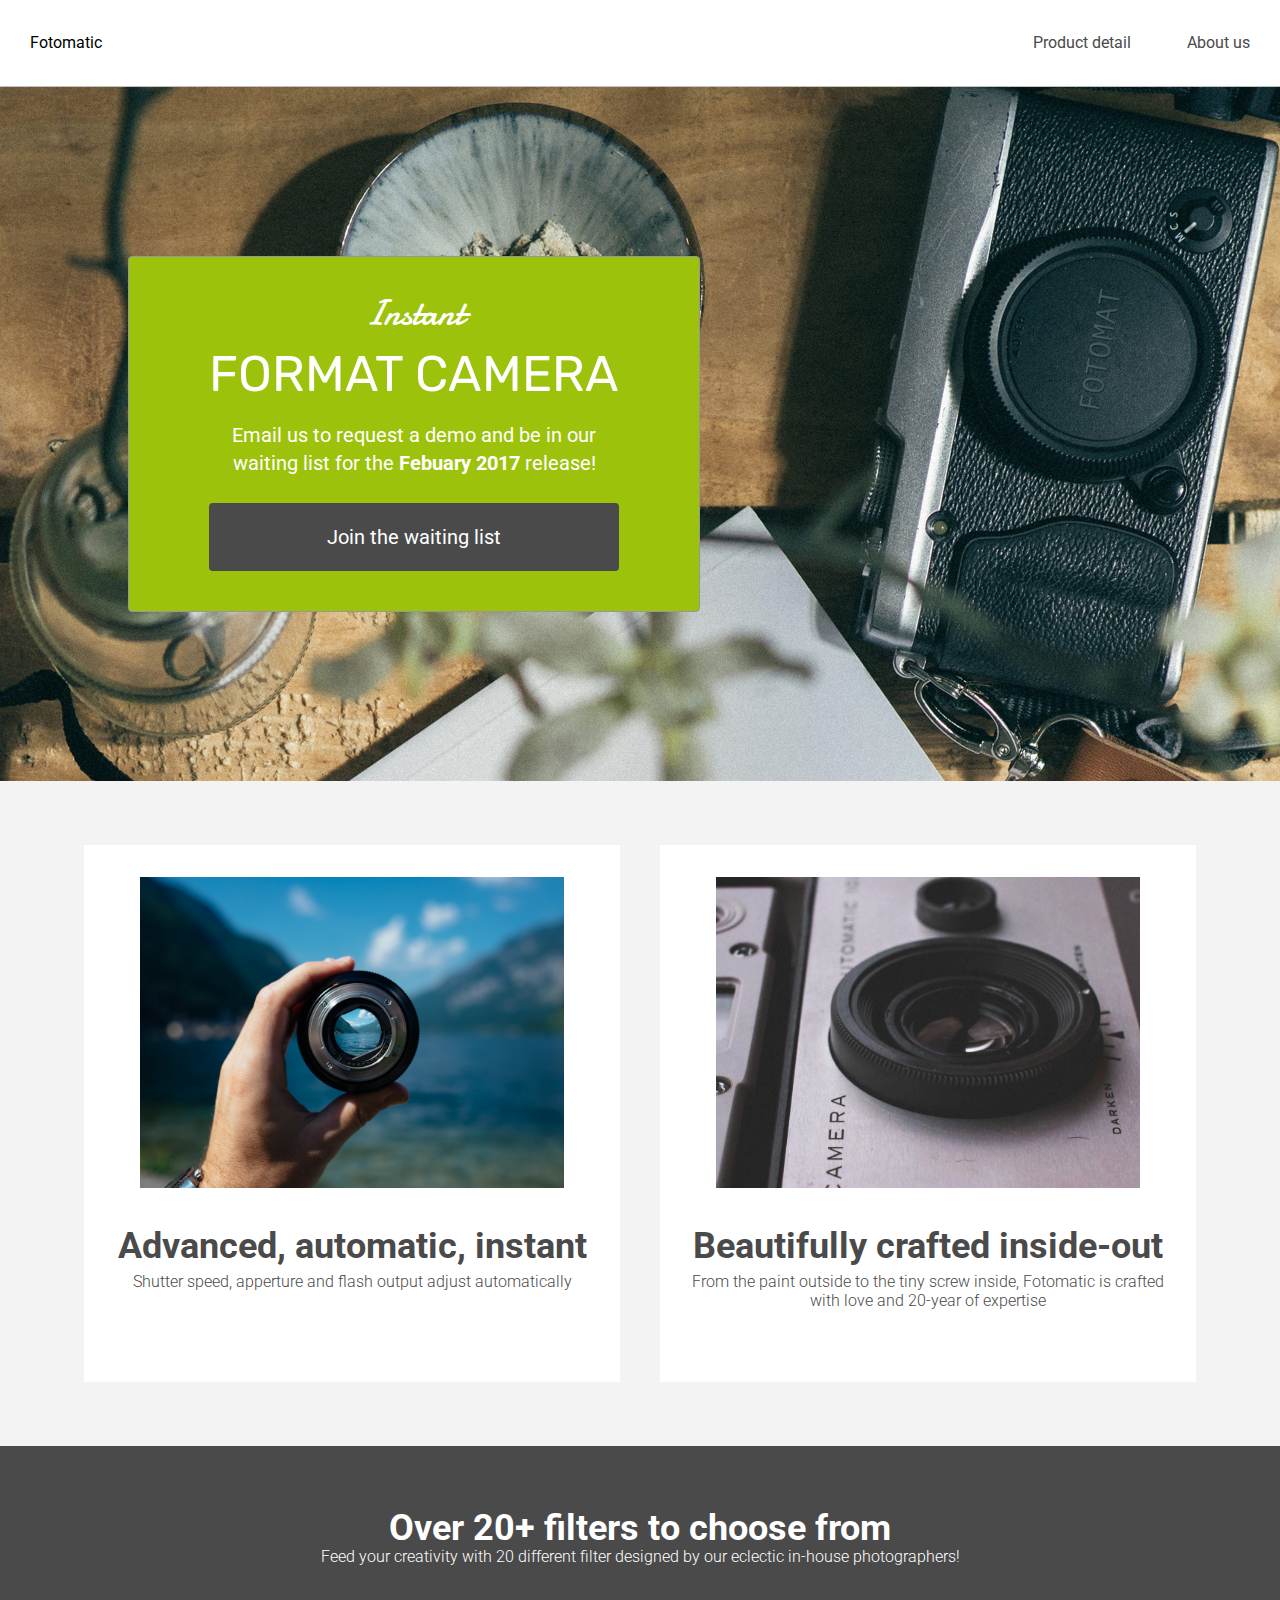
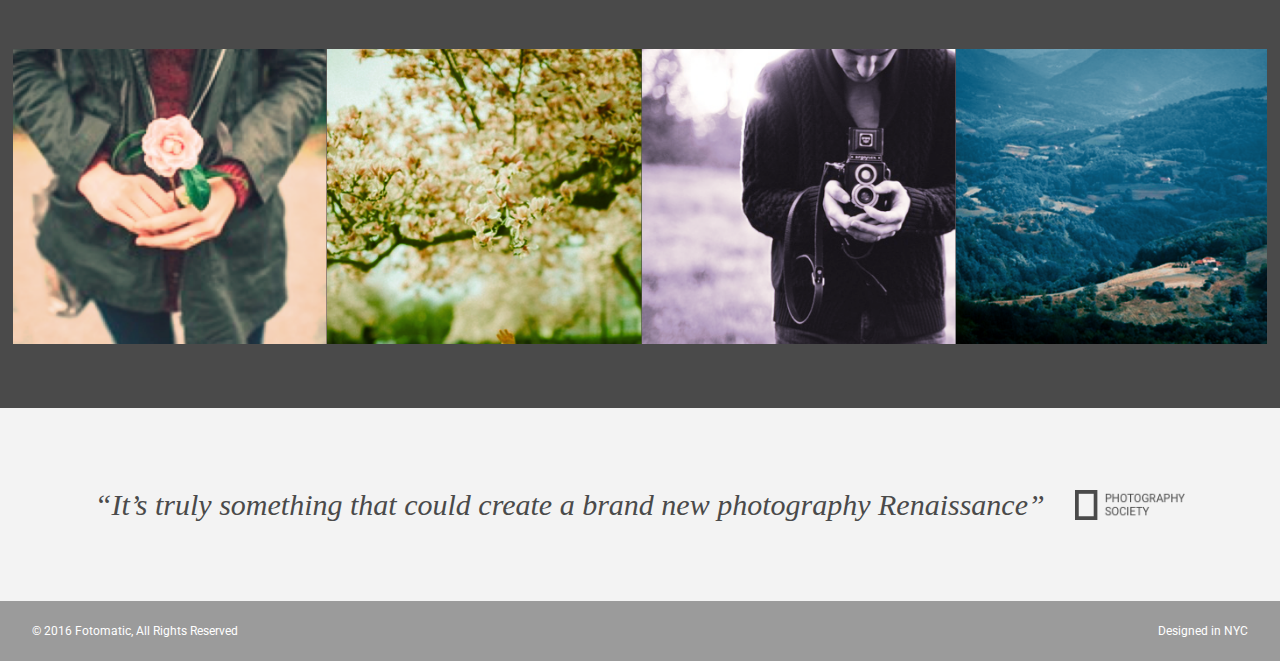
<file: Fundamentals of Web Design/Fotomatic/index.html>
<!DOCTYPE html>
<html>

<head>
    <link href="https://fonts.googleapis.com/css?family=Damion" rel="stylesheet">
    <link href="https://fonts.googleapis.com/css?family=Rubik" rel="stylesheet">
    <link href="https://fonts.googleapis.com/css?family=Roboto:300,400,600,700" rel="stylesheet">
    <link rel="stylesheet" href="./resources/css/reset.css">
    <link rel="stylesheet" href="./resources/css/style.css">
    <meta charset="UTF-8">
</head>

<body>
    <!-- Header -->
    <header>
        <div class="content">
            <a href="index.html" class="desktop logo">Fotomatic</a>
            <nav class="desktop">
                <ul>
                    <li><a href="#">Product detail</a></li>
                    <li><a href="#">About us</a></li>
                    <li><a href="https://www.instagram.com/">Follow us <img class="icon" src="./resources/images/instagram.png"></a></li>
                </ul>
            </nav>
            <nav class="mobile">
                <ul>
                    <li>
                        <a href="#"><img src="./resources/images/ic-logo.svg"></a>
                    </li>
                    <li>
                        <a href="#"><img src="./resources/images/ic-product-detail.svg"></a>
                    </li>
                    <li>
                        <a href="#"><img src="./resources/images/ic-about-us.svg"></a>
                    </li>
                    <li><a href="#" class="button">Join us</a></li>
                </ul>
            </nav>
        </div>
    </header>

    <!-- Main Content -->
    <div class="main-content">

        <!-- Sign Up Section -->
        <div id="sign-up-section" class="banner">
            <div id="sign-up-cta">
                <div class="content center">
                    <div class="header">
                        <h2 class="cursive">Instant</h2>
                        <h1 class="striking">FORMAT CAMERA</h1>
                    </div>
                    <div class="email">
                        <span>
              Email us to request a demo and be in our waiting list for the <strong>Febuary 2017</strong> release!
            </span>
                        <div class="button">Join the waiting list</div>
                    </div>
                </div>
            </div>
        </div>

        <!-- Features Section -->
        <div id="features-section">
            <div class="feature">
                <div class="center">
                    <div class="image-container">
                        <img src="./resources/images/feature-1.png" />
                    </div>
                    <div class="content">
                        <h2>Advanced, automatic, instant</h2>
                        <h3>Shutter speed, apperture and flash output adjust automatically</h3>
                    </div>
                </div>
            </div>
            <div class="feature">
                <div class="center">
                    <div class="image-container">
                        <img src="./resources/images/feature-2.png" />
                    </div>
                    <div class="content">
                        <h2>Beautifully crafted inside-out</h2>
                        <h3>From the paint outside to the tiny screw inside, Fotomatic is crafted with love and 20-year of expertise</h3>
                    </div>
                </div>
            </div>
        </div>

        <!-- Filters Section -->
        <div id="filters-section">
            <div class="content center">
                <h2>Over 20+ filters to choose from</h2>
                <h3>Feed your creativity with 20 different filter designed by our eclectic in-house photographers!</h3>
            </div>
            <div class="images-container">
                <div class="image-container">
                    <img src="./resources/images/filter-1.png" />
                </div>
                <div class="image-container">
                    <img src="./resources/images/filter-2.png" />
                </div>
                <div class="image-container">
                    <img src="./resources/images/filter-3.png" />
                </div>
                <div class="image-container extra">
                    <img src="./resources/images/filter-4.png" />
                </div>
            </div>
        </div>


        <div id="quotes-section">
            <div class="content center">
                <span class="quote">“It’s truly something that could create a brand new photography Renaissance”</span>
                <img class="quote-citation" src="./resources/images/photography-logo.png" />
            </div>
        </div>

        <!-- Footer -->
        <footer>
            <div class="content">
                <span class="copyright">© 2016  Fotomatic, All Rights Reserved</span>
                <span class="location">Designed in NYC</span>
            </div>
        </footer>

    </div>
</body>

</html>
</file>
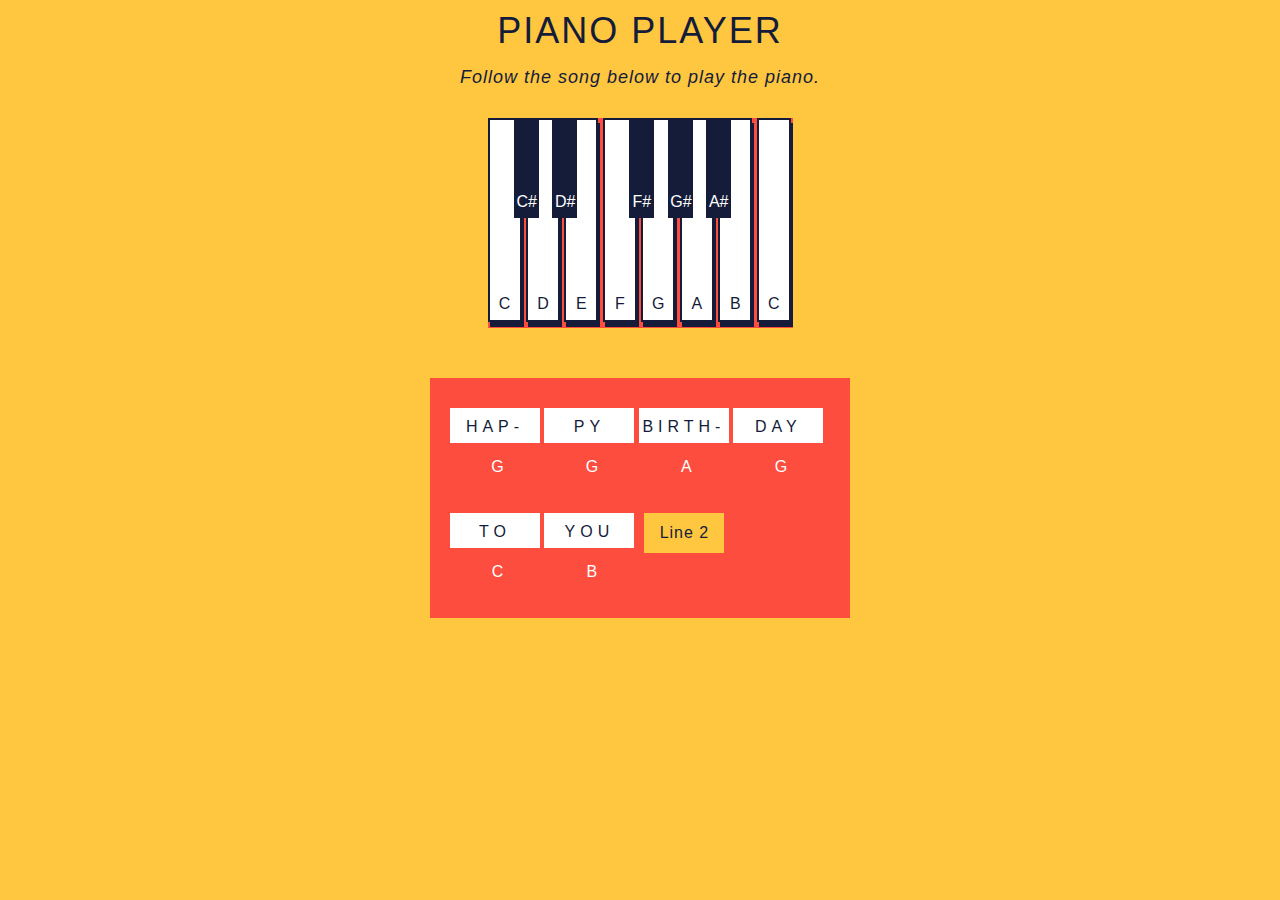
<file: Fundamentals of Web Design/Piano Keys/index.html>
<!DOCTYPE html>
<html lang="en">

<head>
    <meta charset="UTF-8">
    <link rel="stylesheet" href="style.css">
</head>

<body>
    <p class='title'>Piano Player</p>
    <p id='demo'>Follow the song below to play the piano.</p>
    <section class="piano">
        <section id='c-key' class="key">
            <section class='keynote'>C</section>
        </section>
        <section id='c-sharp-key' class="black-key">
            <section class='black-keynote'>C#</section>
        </section>
        <section id='d-key' class="key">
            <section class='keynote'>D</section>
        </section>
        <section id='d-sharp-key' class="black-key">
            <section class='black-keynote'>D#</section>
        </section>
        <section id='e-key' class="key">
            <section class='keynote'>E</section>
        </section>
        <section id='f-key' class="key">
            <section class='keynote'>F</section>
        </section>
        <section id='f-sharp-key' class="black-key">
            <section class='black-keynote'>F#</section>
        </section>
        <section id='g-key' class="key">
            <section class='keynote'>G</section>
        </section>
        <section id='g-sharp-key' class="black-key">
            <section class='black-keynote'>G#</section>
        </section>
        <section id='a-key' class="key">
            <section class='keynote'>A</section>
        </section>
        <section id='a-sharp-key' class="black-key">
            <section class='black-keynote'>A#</section>
        </section>
        <section id='b-key' class="key">
            <section class='keynote'>B</section>
        </section>
        <section id='high-c-key' class="key">
            <div class='keynote'>C</div>
        </section>
    </section>

    <section id='lyrics'>
        <section id='column-one'>
            <section id="word-one">HAP-</section>
            <section id="letter-note-one">G</section>
        </section>
        <section id='column-two'>
            <section id="word-two">PY</section>
            <section id="letter-note-two">G</section>
        </section>
        <section id='column-three'>
            <section id="word-three">BIRTH-</section>
            <section id="letter-note-three">A</section>
        </section>
        <section id='column-four'>
            <section id="word-four">DAY</section>
            <section id="letter-note-four">G</section>
        </section>
        <section id='column-five'>
            <section id="word-five">TO</section>
            <section id="letter-note-five">C</section>
        </section>
        <section id='column-six'>
            <section id="word-six">YOU</section>
            <section id="letter-note-six">B</section>
        </section>
        <section id='column-optional' class='column-optional'>
            <section id="word-optional">END</section>
            <section id="letter-note-optional">A</section>
        </section>

        <button id="first-next-line">Line 2</button>
        <button id="second-next-line">Line 3</button>
        <button id="third-next-line">Line 4</button>
        <button id="fourth-next-line">Reset</button>
    </section>

    <script src="main.js"></script>

</body>

</html>
</file>
<file: Fundamentals of Web Design/Fotomatic/resources/css/style.css>
html {
    font-family: "Roboto", sans-serif;
    font-size: 16px;
}

.main-content {
    position: relative;
    top: 5.3125rem;
    /* To offset for fixed header. */
}

.center {
    text-align: center;
}

.button {
    border-radius: 4px;
    background-color: #4a4a4a;
    color: white;
}

.image-container {
    overflow: hidden;
}

.image-container img {
    display: block;
    max-width: 100%;
}

@media only screen and (max-width: 895px) {
    .main-content {
        top: 2.5625rem;
    }
}


/* Header */

header {
    position: fixed;
    z-index: 100;
    width: 100%;
    border-bottom: solid 1px #c6c1c1;
    background-color: white;
}

header .content {
    display: flex;
    align-items: center;
    padding: 1.875rem;
}

header .logo {
    flex: 1;
}

header nav ul {
    display: flex;
}

nav li {
    padding-left: 3.5rem;
}

nav a {
    vertical-align: bottom;
    line-height: 1.6;
    font-size: 1rem;
    color: #4a4a4a;
}

nav .button {
    padding: .1875rem .5rem;
    background-color: #9dc20b;
    line-height: 1.6;
    color: white;
}

nav li:last-child {
    display: none;
}

header .icon {
    width: 1rem;
    padding-left: .75rem;
}

header .mobile {
    display: none;
}

@media only screen and (max-width: 895px) {
    nav li:last-child {
        display: block;
    }
    header .content {
        padding: 1rem 1rem;
    }
}

@media only screen and (max-width: 600px) {
    header .desktop {
        display: none;
    }
    header .mobile {
        display: block;
        width: 100%;
    }
    header .content {
        padding: .5rem 0;
    }
    header .mobile ul {
        display: flex;
        justify-content: space-around;
        align-items: center;
        width: 100%;
    }
    header .mobile li {
        padding: 0;
    }
}


/* Sign Up Section */

#sign-up-section {
    display: flex;
    justify-content: flex-start;
    align-items: flex-start;
    height: 43.5rem;
    background-image: url('../images/banner-landingpage.jpg');
    background-position: bottom;
    background-size: cover;
    background-repeat: no-repeat;
}

#sign-up-cta {
    position: relative;
    top: 171px;
    left: 10%;
    padding: 0 5rem 2.5rem 5rem;
    border: solid 1px #979797;
    border-radius: 4px;
    background-color: #9dc20b;
}

#sign-up-cta .content {
    width: 25.625rem;
    margin-top: 2rem;
    font-family: "Roboto", sans-serif;
    font-size: 1.25rem;
    line-height: 1.4;
    color: white;
}

#sign-up-cta h1 {
    font-size: 3.125rem;
}

#sign-up-cta h2 {
    font-size: 2.25rem;
}

#sign-up-cta span strong {
    font-weight: bold;
}

#sign-up-cta .cursive {
    font-family: "Damion", cursive;
}

#sign-up-cta .striking {
    font-family: "Rubik", sans-serif;
    padding-bottom: .75rem;
}

#sign-up-cta .button {
    margin-top: 1.625rem;
    padding: 1.25rem 7.25rem;
}

@media only screen and (max-width: 895px) {
    #sign-up-section {
        align-items: center;
        justify-content: center;
        height: 28rem;
    }
    #sign-up-cta {
        position: static;
        width: auto;
        height: auto;
        background-color: transparent;
        border: none;
    }
    #sign-up-cta .content {
        margin-top: 0;
    }
    #sign-up-cta .email {
        display: none;
    }
    #sign-up-cta h1 {
        font-size: 3.125rem;
    }
    #sign-up-cta h2 {
        font-size: 2.25rem;
    }
}

@media only screen and (max-width: 600px) {
    #sign-up-section {
        height: 20rem;
    }
    #sign-up-cta h1 {
        font-size: 2.25rem;
    }
    #sign-up-cta h2 {
        font-size: 2rem;
    }
}


/* Features Section */

#features-section {
    display: flex;
    justify-content: space-between;
    padding: 4rem 5%;
    background-color: #f3f3f3;
}

.feature {
    flex: 1;
    padding: 2rem;
    margin: 0px 1.25rem;
    background-color: white;
}

.feature .image-container {
    width: 90%;
    height: 65%;
    margin: 0 auto;
}

.feature .content {
    padding: 2.5rem 0;
}

.feature h2 {
    padding-bottom: .5rem;
    font-size: 2.25rem;
    font-weight: bold;
    color: #4a4a4a;
}

.feature h3 {
    font-size: 1rem;
    line-height: 1.2;
    font-weight: 300;
    color: #4a4a4a;
}

@media only screen and (max-width: 895px) {
    #features-section {
        padding: 1rem;
    }
    .feature {
        margin: 0px .5rem;
        padding: 1rem;
    }
    .feature h2 {
        font-size: 2rem;
        line-height: 1.3;
    }
    .feature h3 {
        font-size: .875rem;
        line-height: 1.4;
    }
}

@media only screen and (max-width: 600px) {
    #features-section {
        flex-flow: column;
        padding: 0;
    }
    .feature {
        margin: 0;
        padding: 1.25rem 1rem 0 1rem;
    }
    .feature .content {
        padding: 1.25rem 0 1.875rem 0;
    }
}


/* Filters Section */

#filters-section {
    padding: 4rem 0;
    background-color: #4a4a4a;
}

#filters-section .content {
    padding: 0 .625rem;
    margin-bottom: 5rem;
}

#filters-section .content h2 {
    font-size: 2.25rem;
    font-weight: bold;
    color: white;
}

#filters-section .content h3 {
    font-size: 1rem;
    line-height: 1.4;
    font-weight: 300;
    color: white;
}

#filters-section .images-container {
    display: flex;
    max-width: 100%;
    padding: 0 1%;
}

@media only screen and (max-width: 600px) {
    #filters-section {
        padding: 1.5rem 0 0 0;
    }
    #filters-section .content {
        margin-bottom: 1rem;
    }
    #filters-section .content h2 {
        padding-bottom: .625rem;
        font-size: 1.125rem;
        line-height: 1.3;
        font-weight: normal;
    }
    #filters-section .content h3 {
        font-size: .875rem;
        line-height: 1.4;
    }
    #filters-section .images-container {
        padding: 0;
    }
    #filters-section .extra {
        display: none;
    }
}


/* Quotes Section */

#quotes-section {
    background-color: #f3f3f3;
}

#quotes-section .content {
    display: flex;
    align-items: center;
    justify-content: center;
    padding: 5rem 1.5rem;
}

#quotes-section .quote {
    padding-right: 1.875rem;
    font-family: "Palatino", serif;
    font-size: 1.875rem;
    line-height: 1.1;
    font-style: italic;
    color: #4a4a4a;
}

#quotes-section .quote-citation {
    height: 1.875rem;
}

@media only screen and (max-width: 895px) {
    #quotes-section .content {
        padding: 3rem 1.5rem;
    }
}

@media only screen and (max-width: 600px) {
    #quotes-section .content {
        flex-flow: column;
        padding: 1.875rem .625rem;
    }
    #quotes-section .quote {
        font-size: 1.5rem;
        line-height: 1.4;
    }
    #quotes-section .quote-citation {
        display: block;
        padding-top: 1rem;
        margin: auto;
    }
}


/* Footer */

footer {
    background-color: #9b9b9b;
    padding: 1.5rem 2rem;
}

footer .content {
    color: white;
    display: flex;
    font-size: .75rem;
}

footer .copyright {
    flex-grow: 1;
}

@media only screen and (max-width: 600px) {
    footer .content {
        font-size: .625rem;
    }
}
</file>
<file: Fundamentals of Web Design/Piano Keys/style.css>
body {
    margin: 0;
    padding: 0;
    font-family: sans-serif;
    background: #ffc63f;
}

.title {
    font-size: 36px;
    margin-top: 10px;
    margin-bottom: 0px;
    padding: 0;
    color: #141c3a;
    text-transform: uppercase;
    letter-spacing: 2px;
    text-align: center;
}

#demo {
    text-align: center;
    font-size: 18px;
    margin-top: 15px;
    color: #141c3a;
    letter-spacing: 1px;
    font-style: italic;
}

.piano {
    width: 305px;
    height: 210px;
    display: block;
    margin: 0 auto;
    background-color: #fd4d3f;
    margin-top: 30px;
}

.key {
    width: 30px;
    height: 200px;
    display: inline-block;
    border: solid #141c3a 2px;
    box-shadow: 2px 5px;
    background-color: white;
    color: #141c3a;
}

.black-key {
    width: 25px;
    height: 100px;
    display: inline-block;
    background-color: #141c3a;
    color: white;
    position: absolute;
    margin-left: -12px;
    padding: 0px;
}

.keynote {
    width: 20px;
    height: 20px;
    text-align: center;
    display: block;
    margin: 0 auto;
    margin-top: 175px;
    color: #141c3a;
}

.black-keynote {
    width: 20px;
    height: 20px;
    text-align: center;
    display: block;
    margin: 0 auto;
    margin-top: 75px;
}

#lyrics {
    width: 400px;
    height: 240px;
    display: block;
    margin: 0 auto;
    padding-left: 20px;
    margin-top: 50px;
    background-color: #fd4d3f;
}

#column-one,
#column-two,
#column-three,
#column-four,
#column-five,
#column-six,
#column-optional {
    width: 90px;
    display: inline-block;
    text-align: center;
    margin-top: 30px;
}

#column-optional {
    display: none;
}

#word-one,
#word-two,
#word-three,
#word-four,
#word-five,
#word-six,
#word-optional {
    background-color: white;
    width: 90px;
    height: 25px;
    padding-top: 10px;
    letter-spacing: 5px;
    color: #141c3a;
}

#letter-note-one,
#letter-note-two,
#letter-note-three,
#letter-note-four,
#letter-note-five,
#letter-note-six,
#letter-note-optional {
    color: white;
    width: 25px;
    height: 25px;
    margin-top: 15px;
    margin-left: 35px;
}

#first-next-line,
#second-next-line,
#third-next-line,
#fourth-next-line {
    width: 80px;
    height: 40px;
    font-size: 16px;
    position: absolute;
    margin-top: 30px;
    margin-left: 10px;
    border: none;
    background-color: #ffc63f;
    color: #141c3a;
    letter-spacing: 1px;
    cursor: pointer;
}
</file>
